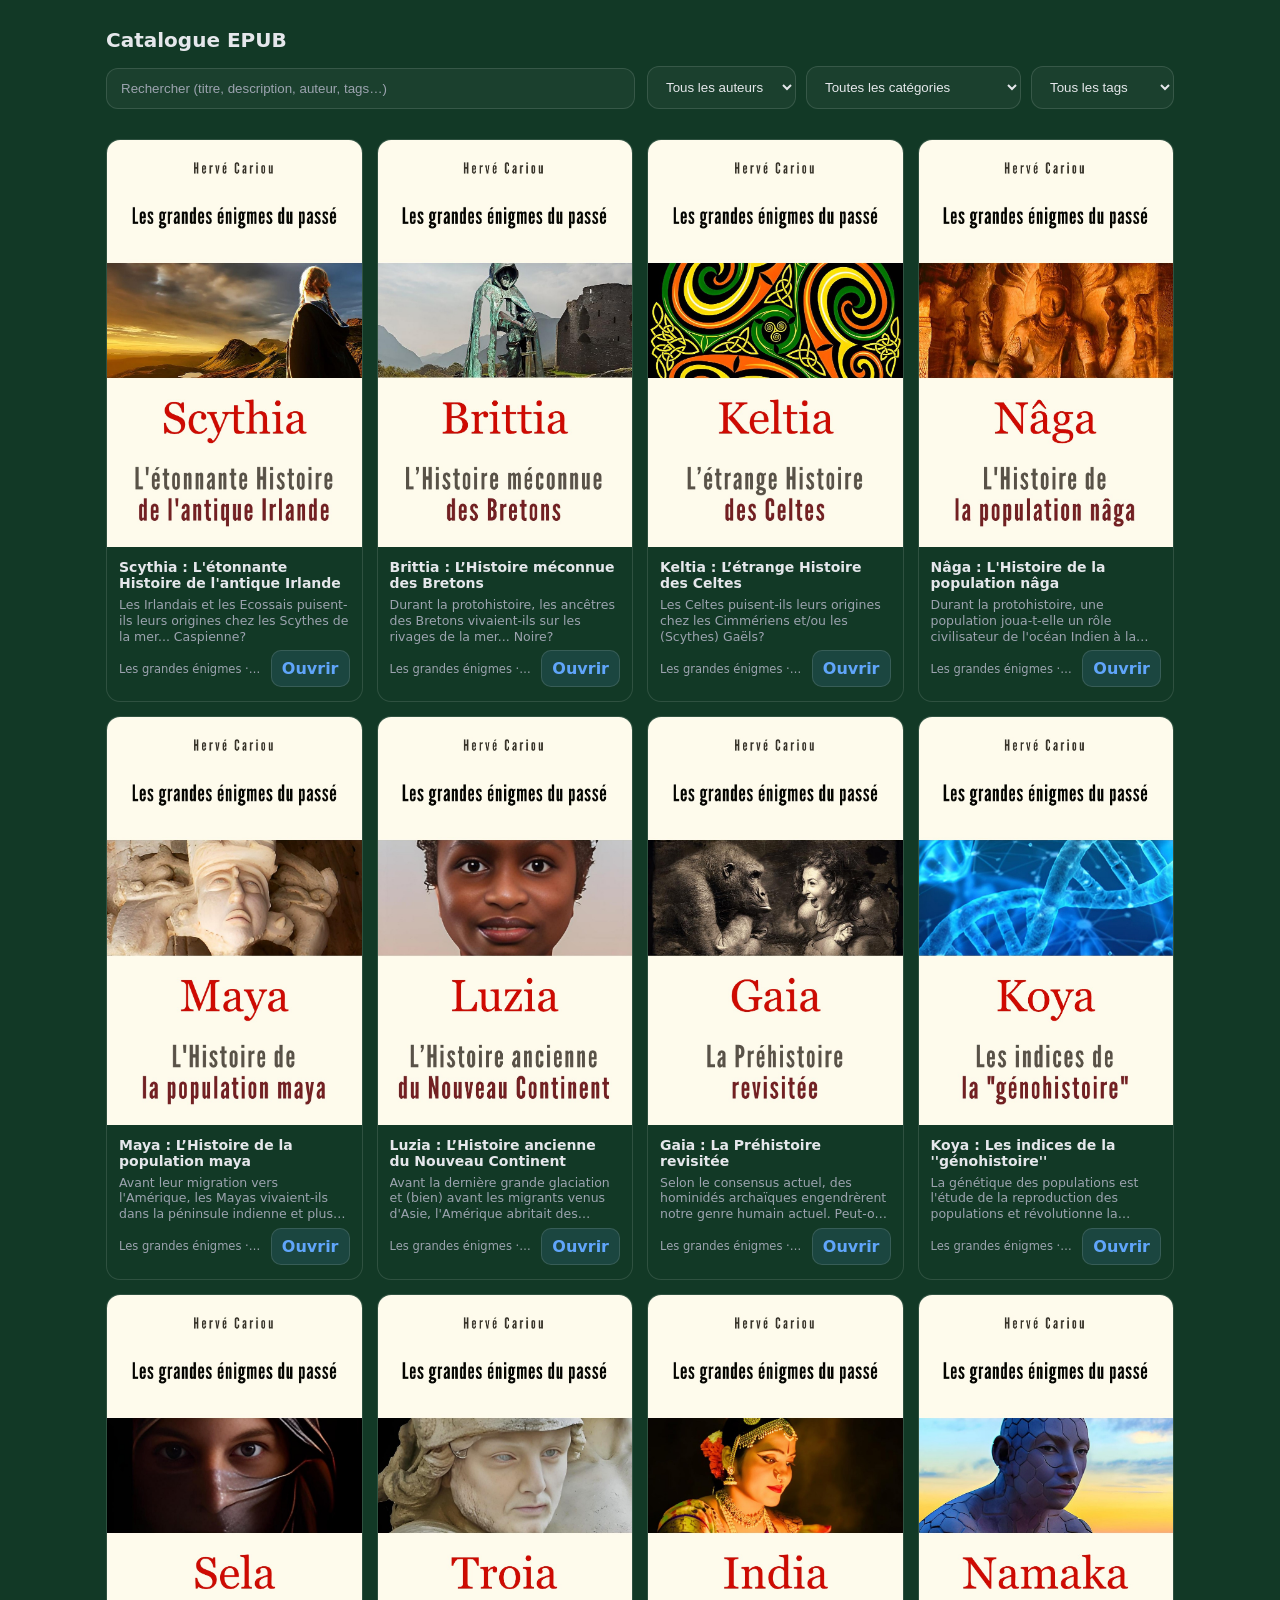
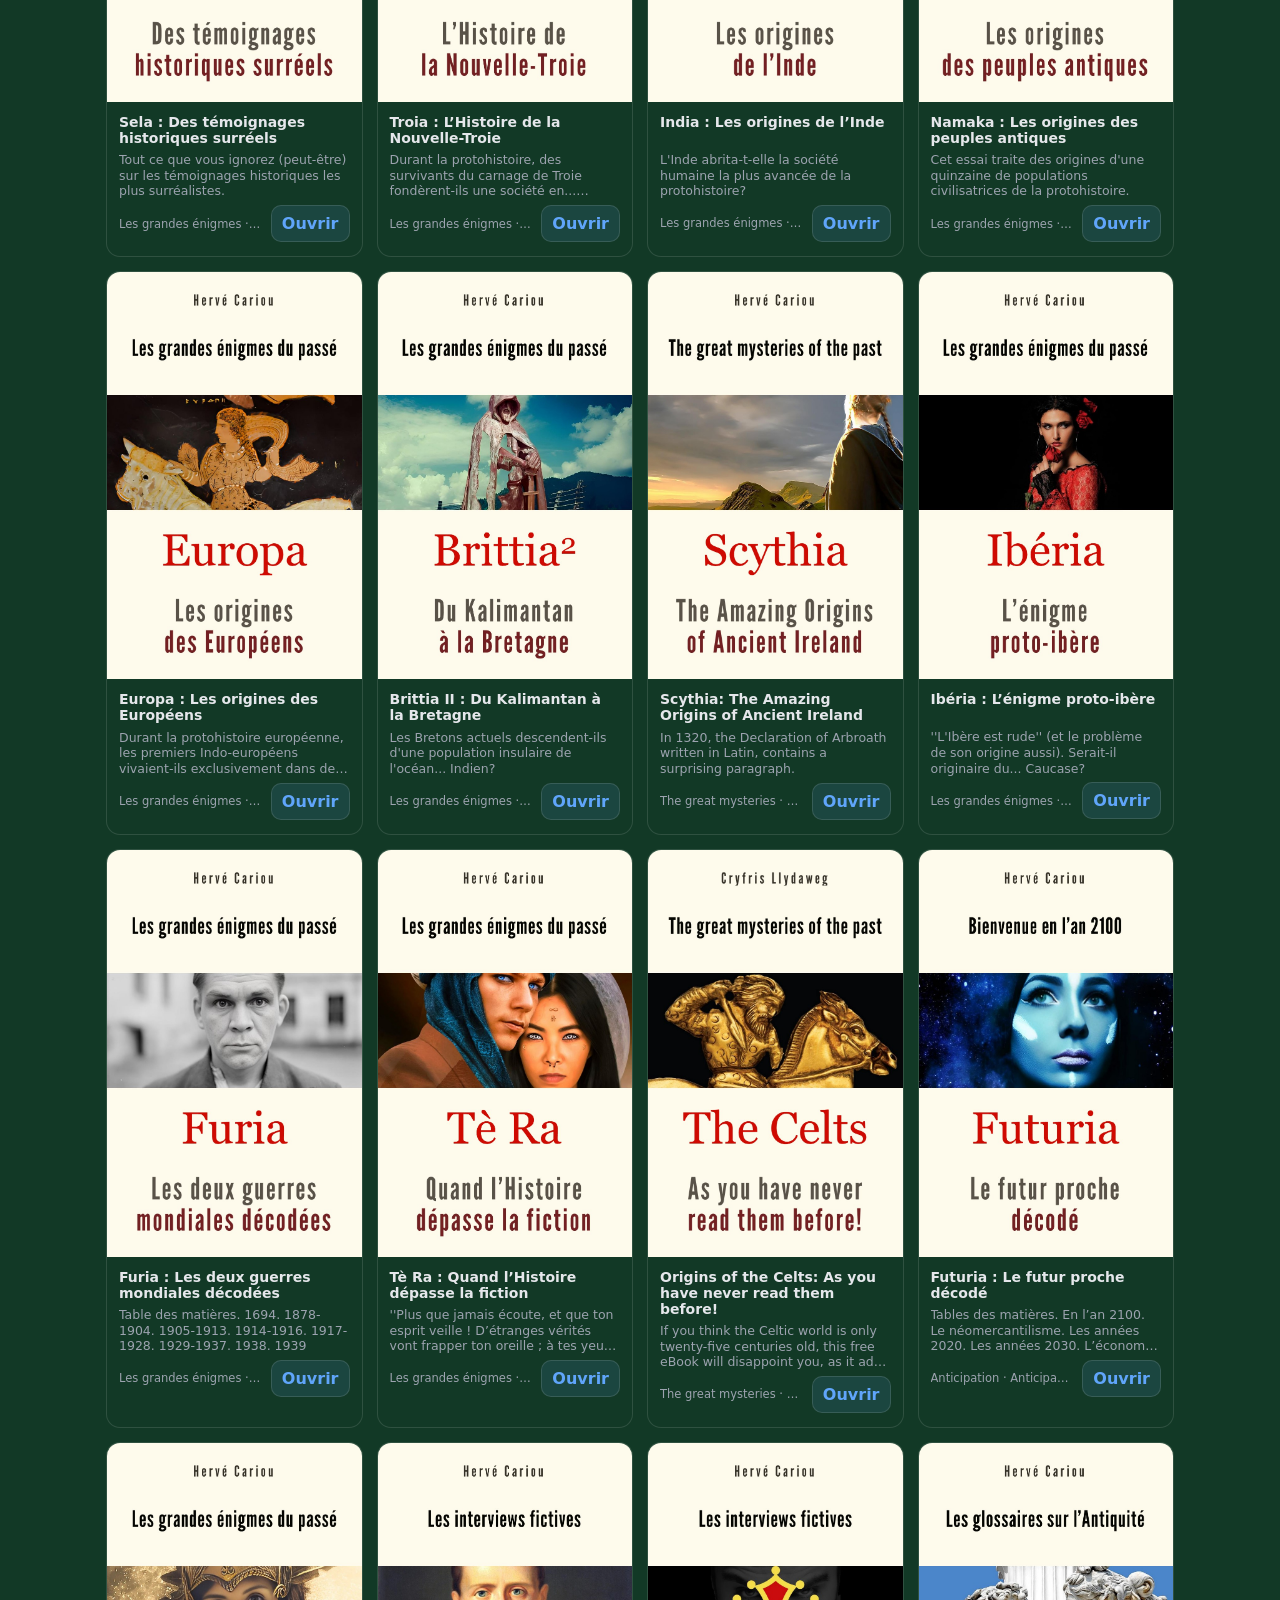
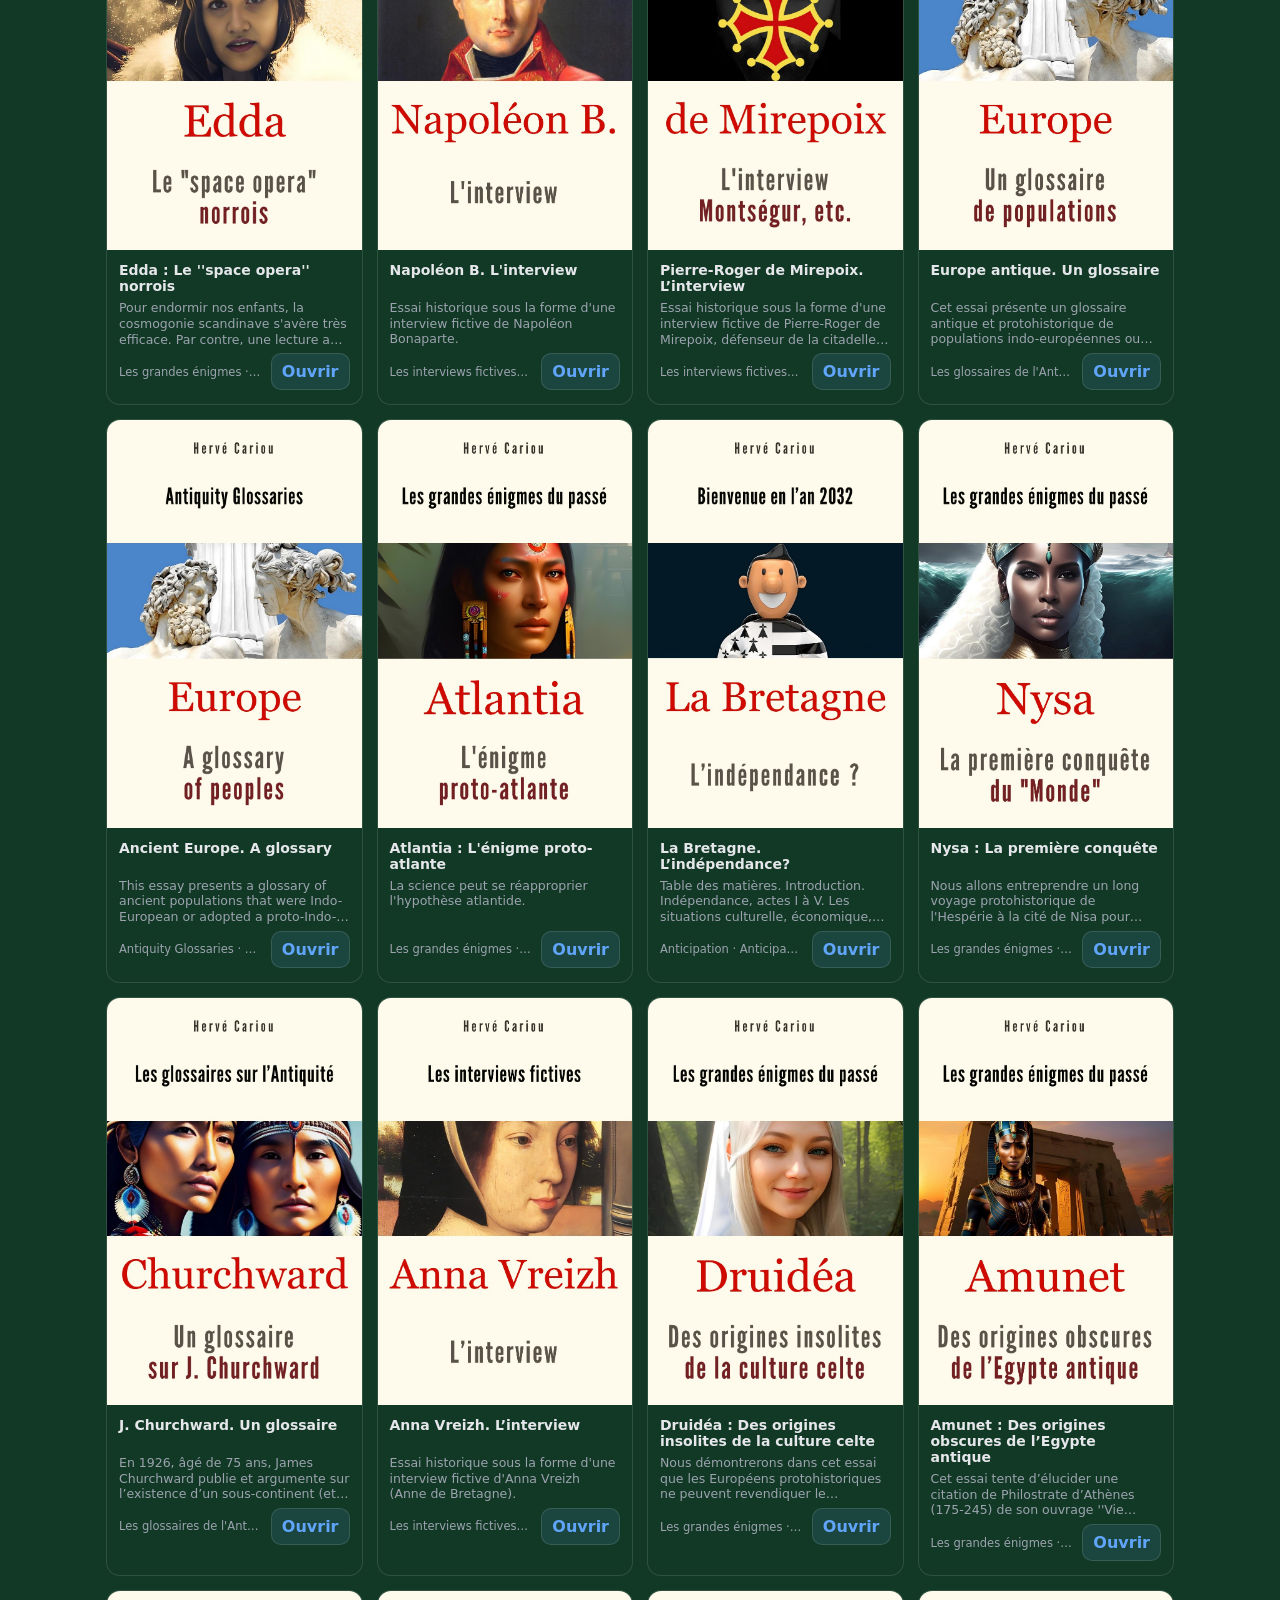
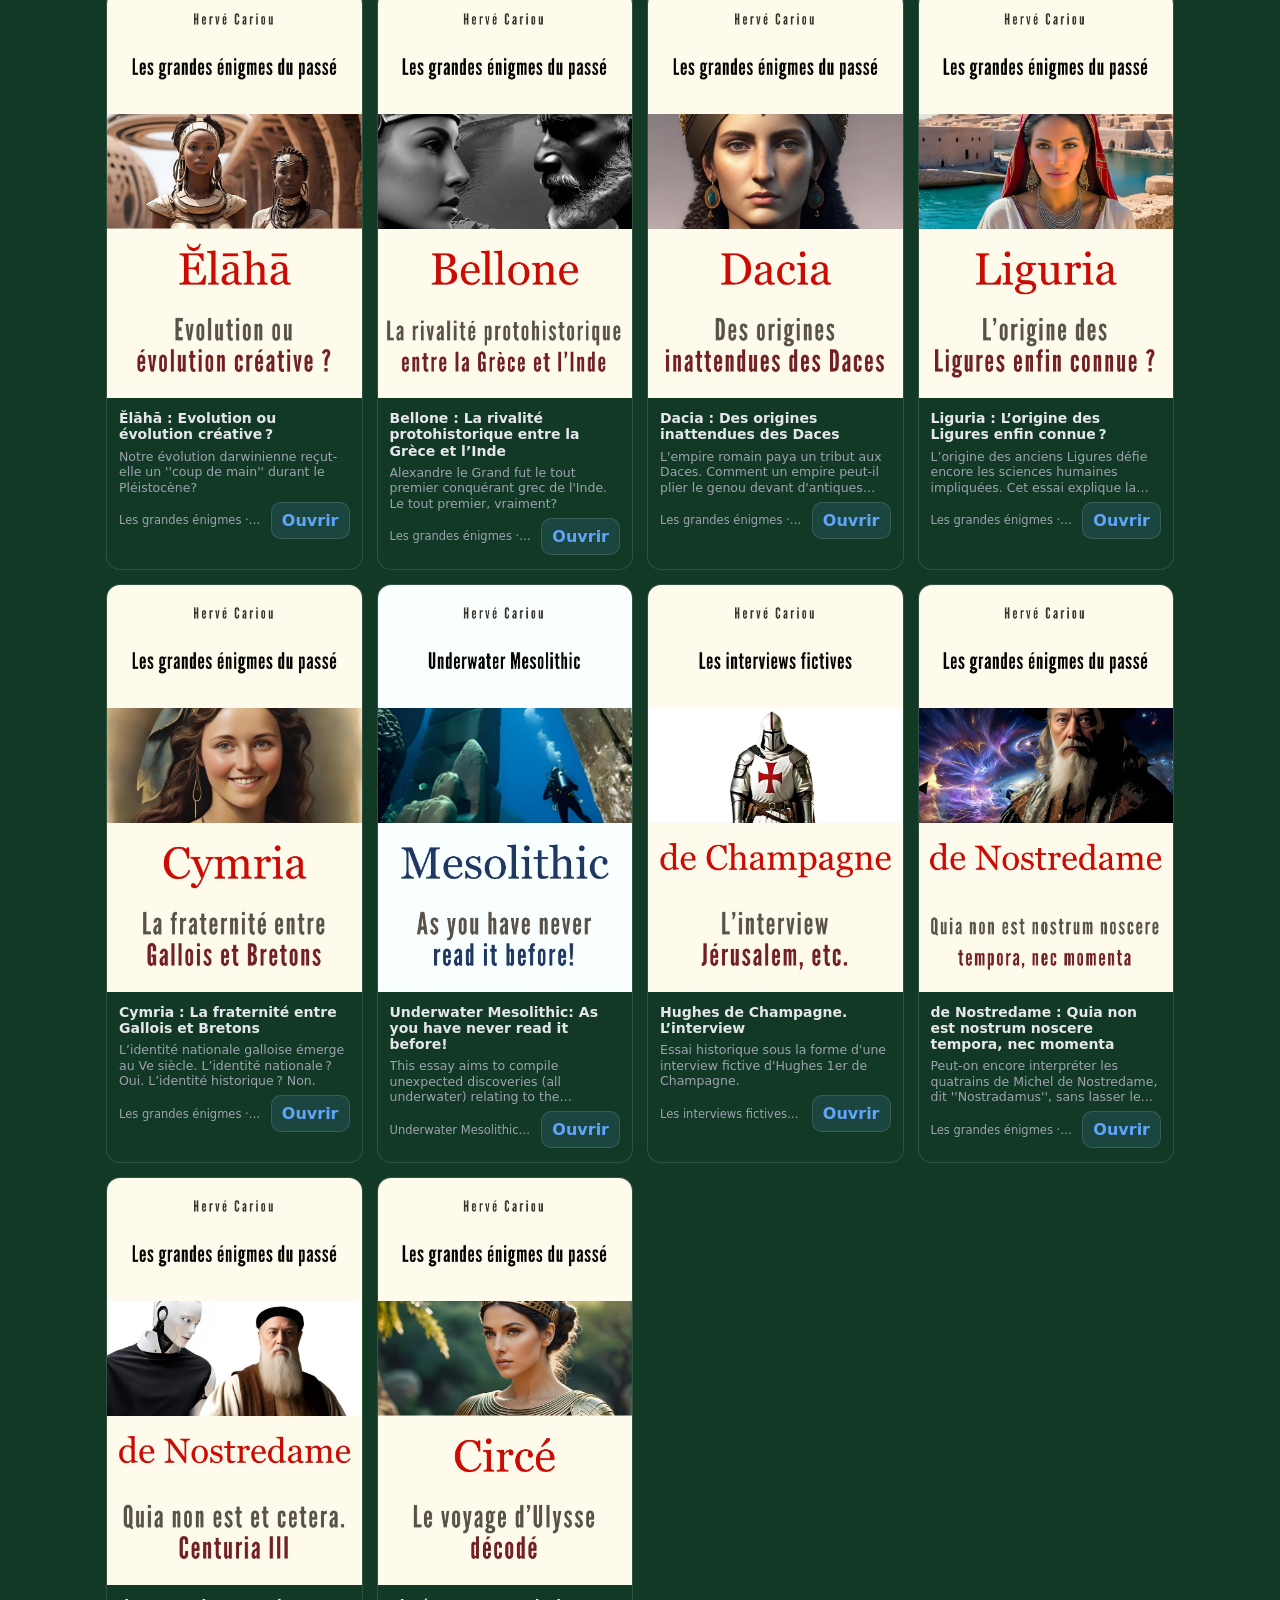
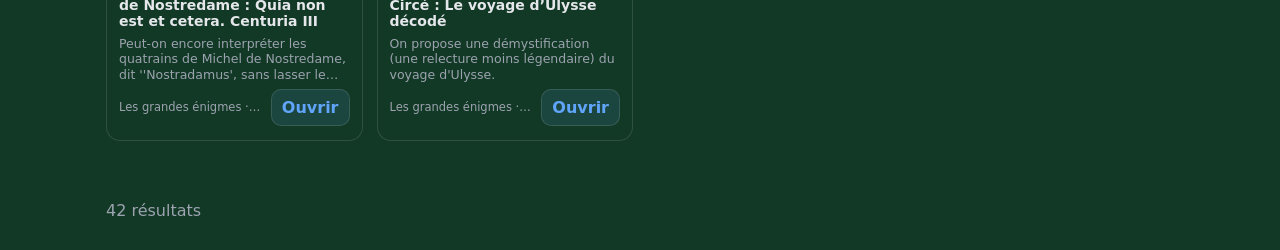
<file: index.html>
<!doctype html>

<html lang="fr">
<head>
  <meta charset="utf-8" />
  <meta name="viewport" content="width=device-width, initial-scale=1" />
  <title>Catalogue EPUB</title>
  <link rel="stylesheet" href="style.css" />
</head>
<body>
  <header class="top">
    <h1>Catalogue EPUB</h1>

    <div class="controls">
      <input id="search" type="search" placeholder="Rechercher (titre, description, auteur, tags…)" />

      <div class="selects">
        <select id="authorSelect">
          <option value="">Tous les auteurs</option>
        </select>

        <select id="categorySelect">
          <option value="">Toutes les catégories</option>
        </select>

        <select id="tagSelect">
          <option value="">Tous les tags</option>
        </select>
      </div>
    </div>
  </header>

  <main>
    <div id="grid" class="grid" aria-live="polite"></div>
  </main>

  <footer class="footer">
    <span id="count"></span>
  </footer>

  <script src="script.js"></script>
</body>
</html>
</file>
<file: style.css>
:root {
  --bg: #123926; /* initial: #0b0f17 */
  --card: #123926; /* initial: #111827 */
  --text: #e5e7eb; /* initial: #e5e7eb */
  --muted: #9ca3af; /* initial: #9ca3af */
  --accent: #60a5fa; /* initial: #60a5fa */
  --border: rgba(255,255,255,.12); /* initial: rgba(255,255,255,.12) */
}

* { box-sizing: border-box; }

body {
  margin: 0;
  font-family: system-ui, -apple-system, Segoe UI, Roboto, Arial, sans-serif;
  background: var(--bg);
  color: var(--text);
}

.top {
  padding: 28px 16px 12px;
  max-width: 1100px;
  margin: 0 auto;
}

h1 {
  margin: 0 0 14px;
  font-size: 20px;
  font-weight: 700;
}

.controls {
  display: flex;
  flex-wrap: wrap;
  gap: 12px;
  align-items: flex-end;
}

#search {
  flex: 1 1 320px;
  padding: 12px 14px;
  border-radius: 12px;
  border: 1px solid var(--border);
  background: rgba(255,255,255,.04);
  color: var(--text);
  outline: none;
}

#search::placeholder { color: var(--muted); }

.selects {
  display: flex;
  gap: 10px;
  flex-wrap: wrap;
}

select {
  padding: 12px 14px;
  border-radius: 12px;
  border: 1px solid var(--border);
  background: rgba(255,255,255,.04);
  color: var(--text);
  outline: none;
}

main {
  max-width: 1100px;
  margin: 0 auto;
  padding: 18px 16px 60px;
}

.grid {
  display: grid;
  grid-template-columns: repeat(2, minmax(0, 1fr));
  gap: 14px;
}

@media (min-width: 700px) {
  .grid { grid-template-columns: repeat(3, minmax(0, 1fr)); }
}
@media (min-width: 980px) {
  .grid { grid-template-columns: repeat(4, minmax(0, 1fr)); }
}

.card {
  background: var(--card);
  border: 1px solid var(--border);
  border-radius: 14px;
  overflow: hidden;
  display: flex;
  flex-direction: column;
  min-height: 310px;
}

.coverWrap {
  position: relative;
  aspect-ratio: 5 / 8;
  background: rgba(255,255,255,.03);
}

.coverWrap img {
  position: absolute;
  inset: 0;
  width: 100%;
  height: 100%;
  object-fit: cover;
}

.meta {
  padding: 12px 12px 14px;
  display: flex;
  flex-direction: column;
  gap: 6px;
}

.title {
  font-weight: 700;
  line-height: 1.15;
  font-size: 14px;
  min-height: 32px;
}

.desc {
  color: var(--muted);
  font-size: 12.5px;
  line-height: 1.25;
  display: -webkit-box;
  -webkit-line-clamp: 3;
  -webkit-box-orient: vertical;
  overflow: hidden;
  min-height: 47px;
}

.bottomRow {
  margin-top: auto;
  display: flex;
  align-items: center;
  justify-content: space-between;
  gap: 10px;
}

.badges {
  font-size: 11.5px;
  color: var(--muted);
  white-space: nowrap;
  overflow: hidden;
  text-overflow: ellipsis;
}

.openBtn {
  display: inline-flex;
  align-items: center;
  justify-content: center;
  padding: 8px 10px;
  border-radius: 10px;
  border: 1px solid var(--border);
  background: rgba(96,165,250,.12);
  color: var(--accent);
  font-weight: 700;
  text-decoration: none;
}

.openBtn:hover {
  background: rgba(96,165,250,.18);
}

.footer {
  max-width: 1100px;
  margin: 0 auto;
  padding: 0 16px 30px;
  color: var(--muted);
}

a { color: inherit; }
</file>
